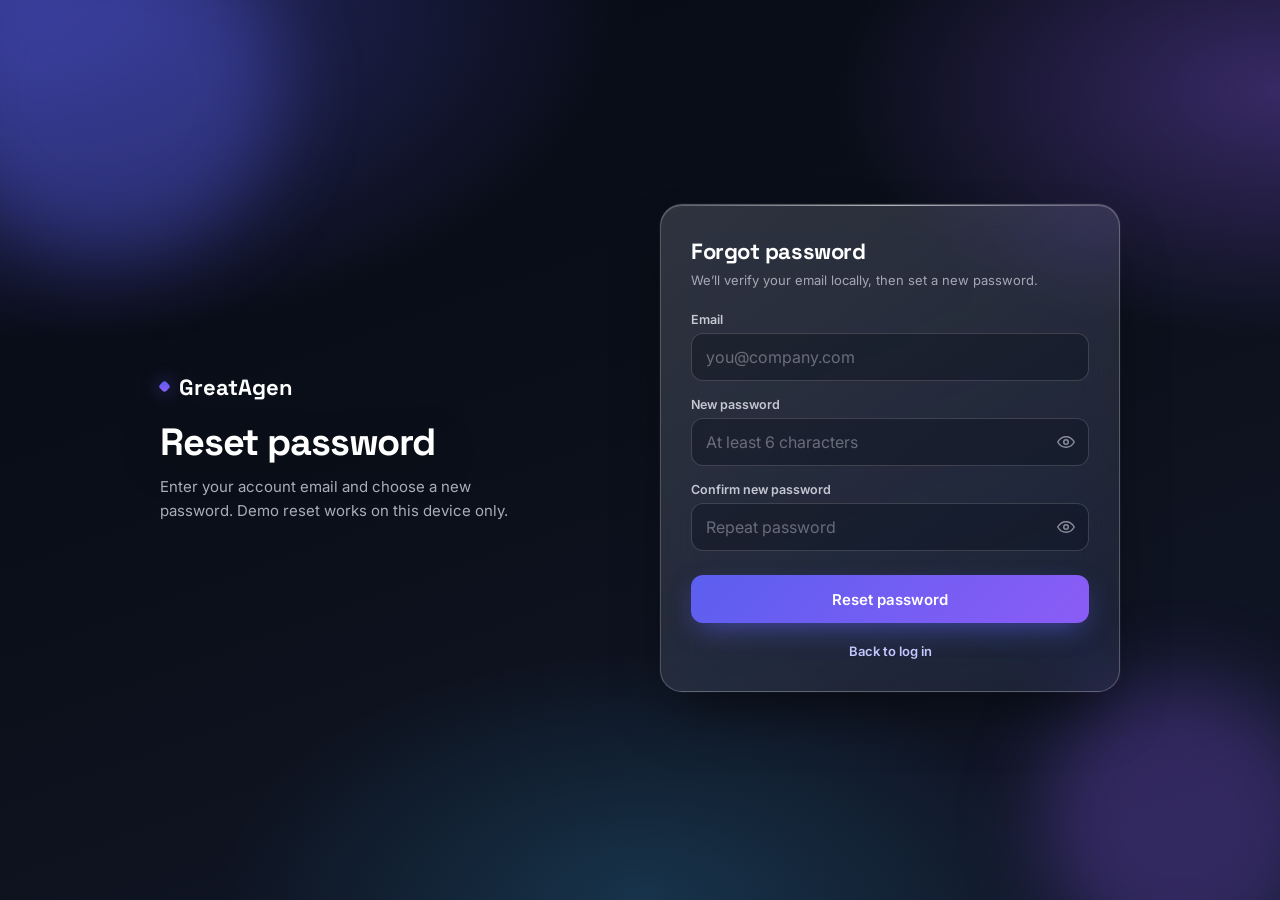
<file: forgot-password.html>
<!DOCTYPE html>
<html lang="en">
<head>
<meta charset="UTF-8">
<meta name="viewport" content="width=device-width, initial-scale=1.0">
<title>GreatAgen — Forgot password</title>
<link rel="preconnect" href="https://fonts.googleapis.com">
<link href="https://fonts.googleapis.com/css2?family=Space+Grotesk:wght@500;600;700&family=Inter:wght@400;500;600;700&display=swap" rel="stylesheet">
<link rel="stylesheet" href="css/styles.css">
<script src="js/auth.js"></script>
<script>Auth.redirectIfAuthenticated();</script>
</head>
<body class="auth-body">
  <div class="auth-shell">
    <div class="auth-brand">
      <div class="brand"><span class="dot"></span> GreatAgen</div>
      <h1>Reset password</h1>
      <p>Enter your account email and choose a new password. Demo reset works on this device only.</p>
    </div>
    <div class="auth-card card">
      <h2>Forgot password</h2>
      <p class="auth-sub">We’ll verify your email locally, then set a new password.</p>
      <form id="forgot-form" novalidate>
        <div class="field">
          <label for="fp-email">Email</label>
          <input type="email" id="fp-email" name="email" autocomplete="email" placeholder="you@company.com" required>
        </div>
        <div class="field">
          <label for="fp-password">New password</label>
          <div class="password-wrap">
            <input type="password" id="fp-password" name="password" autocomplete="new-password" placeholder="At least 6 characters" required>
            <button type="button" class="password-toggle" onclick="Auth.togglePassword('fp-password', this)" aria-label="Show password" title="Show password"><svg viewBox="0 0 24 24" width="18" height="18" fill="none" stroke="currentColor" stroke-width="2" stroke-linecap="round" stroke-linejoin="round" aria-hidden="true"><path d="M1 12s4-7 11-7 11 7 11 7-4 7-11 7S1 12 1 12z"/><circle cx="12" cy="12" r="3"/></svg></button>
          </div>
        </div>
        <div class="field">
          <label for="fp-confirm">Confirm new password</label>
          <div class="password-wrap">
            <input type="password" id="fp-confirm" name="confirmPassword" autocomplete="new-password" placeholder="Repeat password" required>
            <button type="button" class="password-toggle" onclick="Auth.togglePassword('fp-confirm', this)" aria-label="Show password" title="Show password"><svg viewBox="0 0 24 24" width="18" height="18" fill="none" stroke="currentColor" stroke-width="2" stroke-linecap="round" stroke-linejoin="round" aria-hidden="true"><path d="M1 12s4-7 11-7 11 7 11 7-4 7-11 7S1 12 1 12z"/><circle cx="12" cy="12" r="3"/></svg></button>
          </div>
        </div>
        <p class="auth-error hidden" id="forgot-error" role="alert"></p>
        <button type="submit" class="btn btn-primary auth-submit" id="forgot-btn">Reset password</button>
      </form>
      <p class="auth-switch"><a href="login.html">Back to log in</a></p>
    </div>
  </div>
<script>
document.getElementById('forgot-form').addEventListener('submit', function(e){
  e.preventDefault();
  const err = document.getElementById('forgot-error');
  const btn = document.getElementById('forgot-btn');
  err.classList.add('hidden');
  btn.disabled = true;
  const result = Auth.resetPassword({
    email: document.getElementById('fp-email').value,
    newPassword: document.getElementById('fp-password').value,
    confirmPassword: document.getElementById('fp-confirm').value
  });
  if(!result.ok){
    err.textContent = result.error;
    err.classList.remove('hidden');
    btn.disabled = false;
    return;
  }
  location.replace(Auth.PATHS.login);
});
</script>
</body>
</html>
</file>
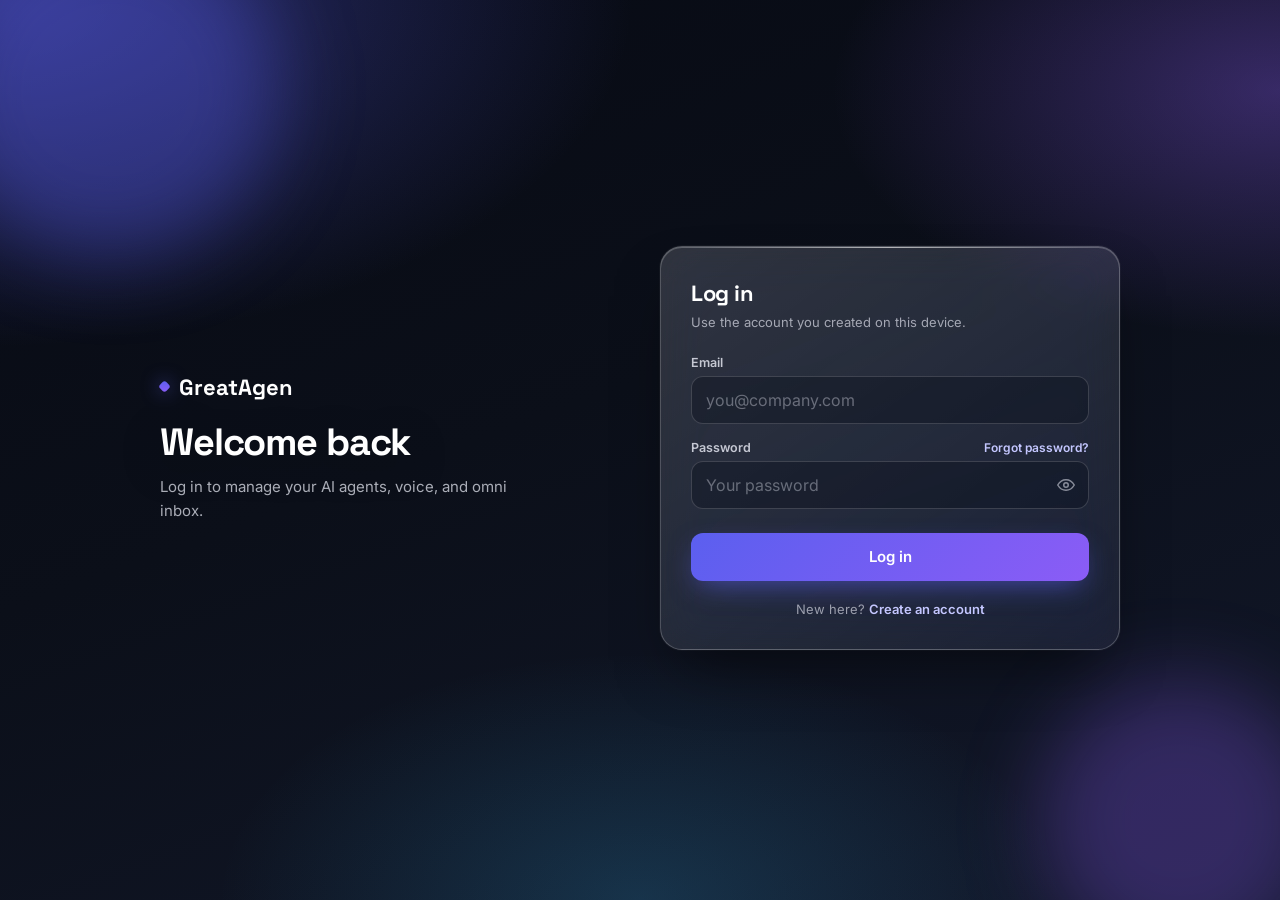
<file: login.html>
<!DOCTYPE html>
<html lang="en">
<head>
<meta charset="UTF-8">
<meta name="viewport" content="width=device-width, initial-scale=1.0">
<title>GreatAgen — Log in</title>
<link rel="preconnect" href="https://fonts.googleapis.com">
<link href="https://fonts.googleapis.com/css2?family=Space+Grotesk:wght@500;600;700&family=Inter:wght@400;500;600;700&display=swap" rel="stylesheet">
<link rel="stylesheet" href="css/styles.css">
<script src="js/auth.js"></script>
<script>Auth.redirectIfAuthenticated();</script>
</head>
<body class="auth-body">
  <div class="auth-shell">
    <div class="auth-brand">
      <div class="brand"><span class="dot"></span> GreatAgen</div>
      <h1>Welcome back</h1>
      <p>Log in to manage your AI agents, voice, and omni inbox.</p>
    </div>
    <div class="auth-card card">
      <h2>Log in</h2>
      <p class="auth-sub" id="login-sub">Use the account you created on this device.</p>
      <form id="login-form" novalidate>
        <div class="field">
          <label for="li-email">Email</label>
          <input type="email" id="li-email" name="email" autocomplete="email" placeholder="you@company.com" required>
        </div>
        <div class="field">
          <div class="field-label-row">
            <label for="li-password">Password</label>
            <a class="forgot-link" href="forgot-password.html">Forgot password?</a>
          </div>
          <div class="password-wrap">
            <input type="password" id="li-password" name="password" autocomplete="current-password" placeholder="Your password" required>
            <button type="button" class="password-toggle" onclick="Auth.togglePassword('li-password', this)" aria-label="Show password" title="Show password"><svg viewBox="0 0 24 24" width="18" height="18" fill="none" stroke="currentColor" stroke-width="2" stroke-linecap="round" stroke-linejoin="round" aria-hidden="true"><path d="M1 12s4-7 11-7 11 7 11 7-4 7-11 7S1 12 1 12z"/><circle cx="12" cy="12" r="3"/></svg></button>
          </div>
        </div>
        <p class="auth-error hidden" id="login-error" role="alert"></p>
        <button type="submit" class="btn btn-primary auth-submit" id="login-btn">Log in</button>
      </form>
      <p class="auth-switch">New here? <a href="signup.html">Create an account</a></p>
    </div>
  </div>
<script>
(function(){
  const prefill = Auth.consumeLoginPrefill();
  if(prefill){
    if(prefill.email) document.getElementById('li-email').value = prefill.email;
    if(prefill.password) document.getElementById('li-password').value = prefill.password;
    const sub = document.getElementById('login-sub');
    if(sub && prefill.name){
      sub.textContent = 'Welcome, ' + prefill.name + ' — your details are filled in. Click Log in to continue.';
    }
  }
})();

document.getElementById('login-form').addEventListener('submit', function(e){
  e.preventDefault();
  const err = document.getElementById('login-error');
  const btn = document.getElementById('login-btn');
  err.classList.add('hidden');
  btn.disabled = true;
  const result = Auth.login({
    email: document.getElementById('li-email').value,
    password: document.getElementById('li-password').value
  });
  if(!result.ok){
    err.textContent = result.error;
    err.classList.remove('hidden');
    btn.disabled = false;
    return;
  }
  location.replace(Auth.PATHS.dashboard);
});
</script>
</body>
</html>
</file>
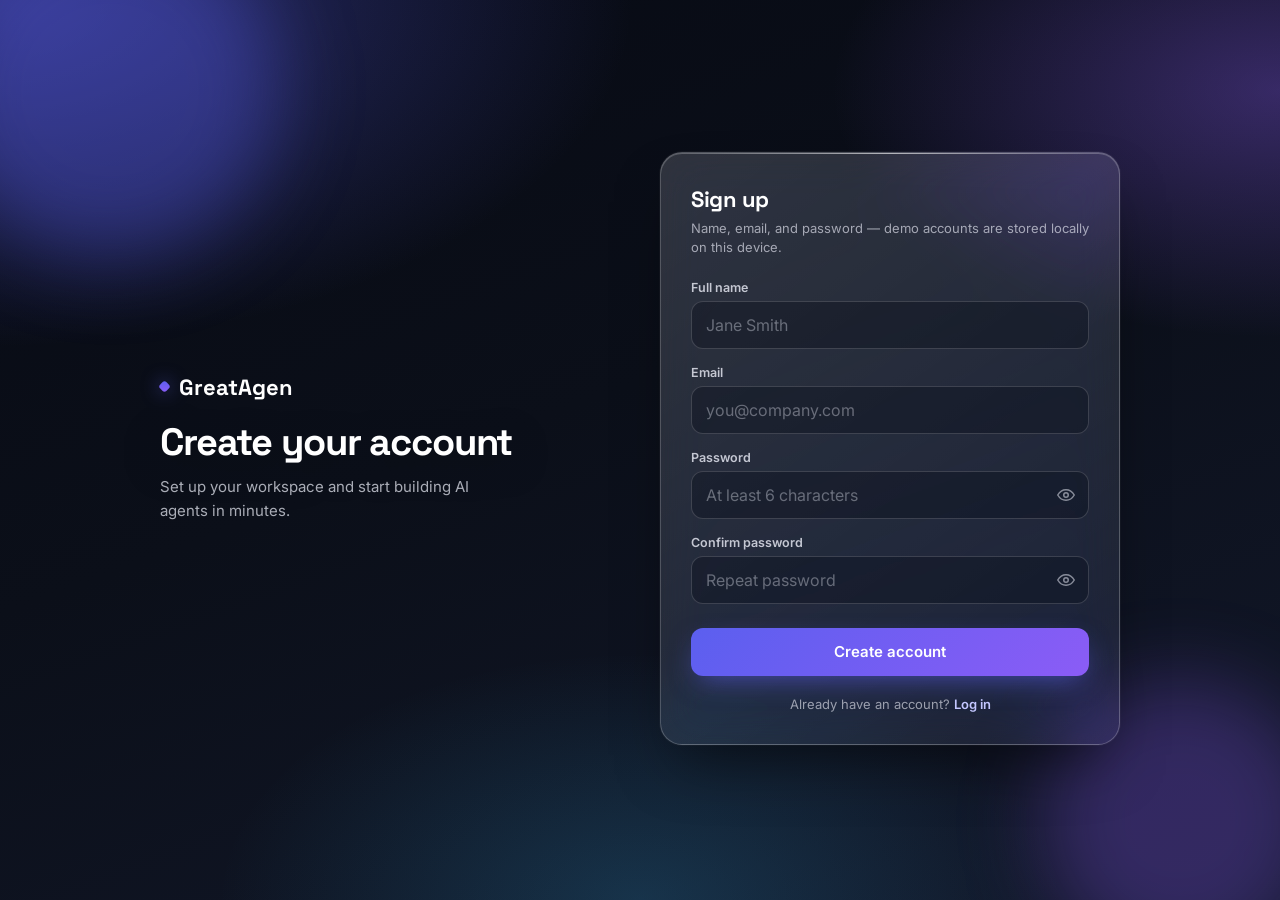
<file: signup.html>
<!DOCTYPE html>
<html lang="en">
<head>
<meta charset="UTF-8">
<meta name="viewport" content="width=device-width, initial-scale=1.0">
<title>GreatAgen — Sign up</title>
<link rel="preconnect" href="https://fonts.googleapis.com">
<link href="https://fonts.googleapis.com/css2?family=Space+Grotesk:wght@500;600;700&family=Inter:wght@400;500;600;700&display=swap" rel="stylesheet">
<link rel="stylesheet" href="css/styles.css">
<script src="js/auth.js"></script>
<script>Auth.redirectIfAuthenticated();</script>
</head>
<body class="auth-body">
  <div class="auth-shell">
    <div class="auth-brand">
      <div class="brand"><span class="dot"></span> GreatAgen</div>
      <h1>Create your account</h1>
      <p>Set up your workspace and start building AI agents in minutes.</p>
    </div>
    <div class="auth-card card">
      <h2>Sign up</h2>
      <p class="auth-sub">Name, email, and password — demo accounts are stored locally on this device.</p>
      <form id="signup-form" novalidate>
        <div class="field">
          <label for="su-name">Full name</label>
          <input type="text" id="su-name" name="name" autocomplete="name" placeholder="Jane Smith" required>
        </div>
        <div class="field">
          <label for="su-email">Email</label>
          <input type="email" id="su-email" name="email" autocomplete="email" placeholder="you@company.com" required>
        </div>
        <div class="field">
          <label for="su-password">Password</label>
          <div class="password-wrap">
            <input type="password" id="su-password" name="password" autocomplete="new-password" placeholder="At least 6 characters" required>
            <button type="button" class="password-toggle" onclick="Auth.togglePassword('su-password', this)" aria-label="Show password" title="Show password"><svg viewBox="0 0 24 24" width="18" height="18" fill="none" stroke="currentColor" stroke-width="2" stroke-linecap="round" stroke-linejoin="round" aria-hidden="true"><path d="M1 12s4-7 11-7 11 7 11 7-4 7-11 7S1 12 1 12z"/><circle cx="12" cy="12" r="3"/></svg></button>
          </div>
        </div>
        <div class="field">
          <label for="su-confirm">Confirm password</label>
          <div class="password-wrap">
            <input type="password" id="su-confirm" name="confirmPassword" autocomplete="new-password" placeholder="Repeat password" required>
            <button type="button" class="password-toggle" onclick="Auth.togglePassword('su-confirm', this)" aria-label="Show password" title="Show password"><svg viewBox="0 0 24 24" width="18" height="18" fill="none" stroke="currentColor" stroke-width="2" stroke-linecap="round" stroke-linejoin="round" aria-hidden="true"><path d="M1 12s4-7 11-7 11 7 11 7-4 7-11 7S1 12 1 12z"/><circle cx="12" cy="12" r="3"/></svg></button>
          </div>
        </div>
        <p class="auth-error hidden" id="signup-error" role="alert"></p>
        <button type="submit" class="btn btn-primary auth-submit" id="signup-btn">Create account</button>
      </form>
      <p class="auth-switch">Already have an account? <a href="login.html">Log in</a></p>
    </div>
  </div>
<script>
document.getElementById('signup-form').addEventListener('submit', function(e){
  e.preventDefault();
  const err = document.getElementById('signup-error');
  const btn = document.getElementById('signup-btn');
  err.classList.add('hidden');
  btn.disabled = true;
  const result = Auth.signup({
    name: document.getElementById('su-name').value,
    email: document.getElementById('su-email').value,
    password: document.getElementById('su-password').value,
    confirmPassword: document.getElementById('su-confirm').value
  });
  if(!result.ok){
    err.textContent = result.error;
    err.classList.remove('hidden');
    btn.disabled = false;
    return;
  }
  location.replace(Auth.PATHS.login);
});
</script>
</body>
</html>
</file>
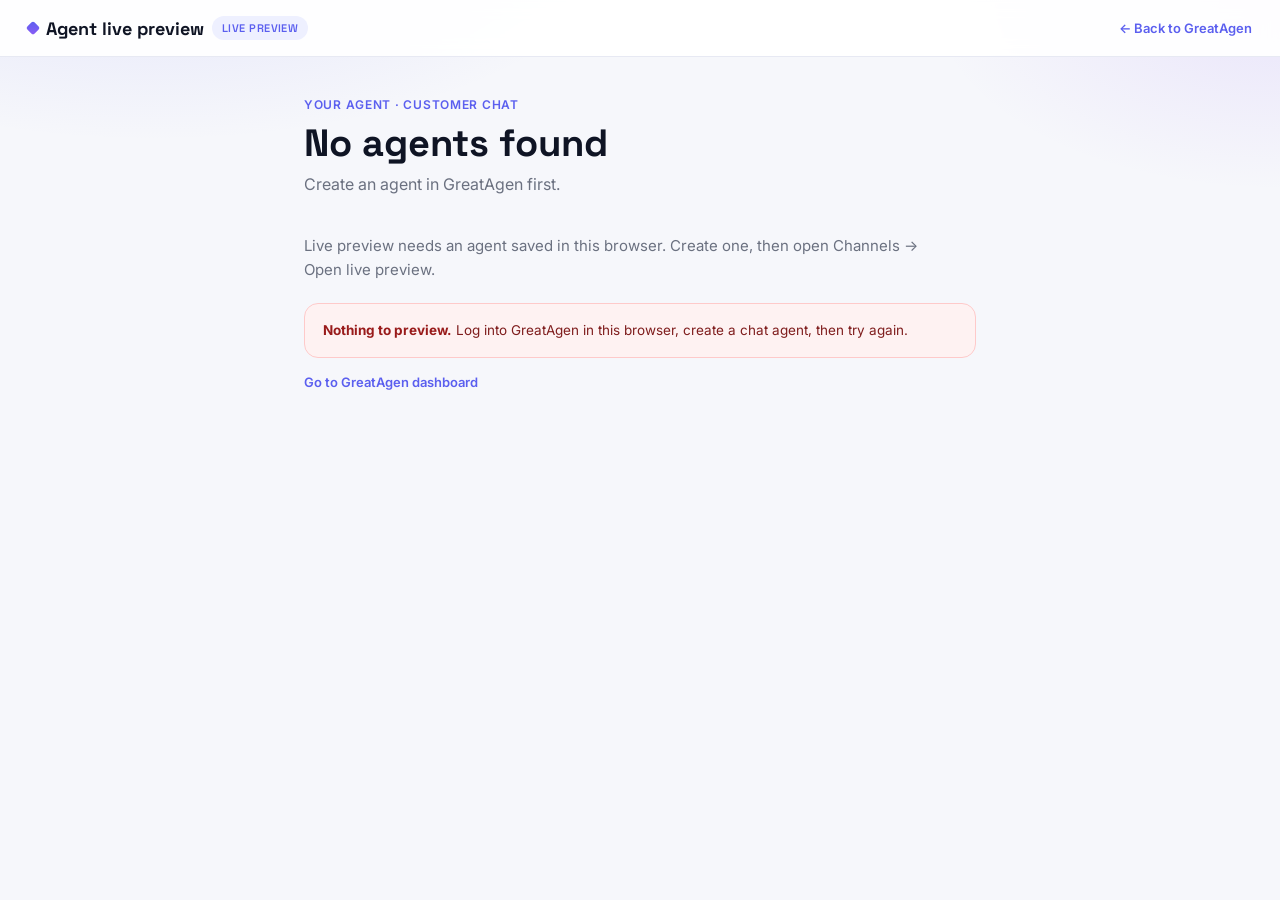
<file: widget-demo.html>
<!DOCTYPE html>
<html lang="en">
<head>
<meta charset="UTF-8">
<meta name="viewport" content="width=device-width, initial-scale=1.0">
<title>Live preview — GreatAgen</title>
<link rel="preconnect" href="https://fonts.googleapis.com">
<link href="https://fonts.googleapis.com/css2?family=Space+Grotesk:wght@600;700&family=Inter:wght@400;500;600&display=swap" rel="stylesheet">
<style>
  :root{
    --ink:#0B0F19;
    --muted:#6B7180;
    --line:#E7E9F3;
    --grad:linear-gradient(135deg,#5B5FEF,#8B5CF6);
    --bg:#F6F7FB;
  }
  *{box-sizing:border-box;}
  body{
    margin:0;
    font-family:Inter,system-ui,sans-serif;
    color:#0F1424;
    background:
      radial-gradient(900px 420px at 12% -10%, rgba(91,95,239,.14), transparent 55%),
      radial-gradient(700px 380px at 100% 0%, rgba(139,92,246,.12), transparent 50%),
      var(--bg);
    min-height:100vh;
  }
  header{
    background:rgba(255,255,255,.92);
    backdrop-filter:blur(8px);
    border-bottom:1px solid var(--line);
    padding:16px 28px;
    display:flex;
    align-items:center;
    justify-content:space-between;
    gap:12px;
  }
  .brand{font-family:'Space Grotesk',sans-serif;font-weight:700;font-size:18px;display:flex;align-items:center;gap:8px;}
  .brand-mark{
    width:10px;height:10px;border-radius:2px;background:var(--grad);
    transform:rotate(45deg);flex-shrink:0;
  }
  .preview-pill{
    font-size:11px;font-weight:600;letter-spacing:.04em;text-transform:uppercase;
    color:#5B5FEF;background:#EEF0FF;border-radius:999px;padding:5px 10px;
  }
  a.back{font-size:13px;font-weight:600;color:#5B5FEF;text-decoration:none;white-space:nowrap;}
  main{max-width:720px;margin:0 auto;padding:40px 24px 120px;}
  .hero-kicker{font-size:12px;font-weight:600;color:#5B5FEF;letter-spacing:.06em;text-transform:uppercase;margin:0 0 10px;}
  h1{font-family:'Space Grotesk',sans-serif;font-size:clamp(28px,5vw,38px);margin:0 0 8px;line-height:1.15;}
  .role-line{font-size:16px;color:var(--muted);margin:0 0 18px;}
  .role-line strong{color:#0F1424;font-weight:600;}
  .meta{
    display:flex;flex-wrap:wrap;gap:8px;margin:0 0 22px;
  }
  .chip{
    font-size:12.5px;font-weight:500;color:#3B4154;
    background:#fff;border:1px solid var(--line);border-radius:999px;padding:6px 12px;
  }
  .lead{color:var(--muted);line-height:1.65;font-size:15px;margin:0 0 20px;max-width:40rem;}
  .status{
    margin-top:8px;padding:16px 18px;border-radius:14px;border:1px solid var(--line);
    background:#fff;font-size:13.5px;color:var(--muted);line-height:1.55;
  }
  .status b{color:#0F1424;}
  .status.warn{border-color:#FECACA;background:#FEF2F2;color:#7F1D1D;}
  .status.warn b{color:#991B1B;}
  .hint{margin-top:16px;font-size:13px;color:var(--muted);}
  code{font-size:12px;background:#EEF0FF;padding:2px 6px;border-radius:4px;}
</style>
</head>
<body>
  <header>
    <div class="brand">
      <span class="brand-mark" aria-hidden="true"></span>
      <span id="header-brand">Agent live preview</span>
      <span class="preview-pill">Live preview</span>
    </div>
    <a class="back" href="index.html">← Back to GreatAgen</a>
  </header>
  <main>
    <p class="hero-kicker">Your agent · customer chat</p>
    <h1 id="agent-name">Loading agent…</h1>
    <p class="role-line" id="agent-role-line"></p>
    <div class="meta" id="agent-meta" hidden></div>
    <p class="lead" id="agent-lead">
      Opening the live chat widget for this agent. Ask questions the way a customer would on your website.
    </p>
    <div class="status" id="agent-status">Looking up this agent in your GreatAgen workspace…</div>
    <p class="hint" id="agent-hint"></p>
  </main>

  <script>
    (function(){
      const PREVIEW_KEY = 'greatagen_preview_agent';
      const params = new URLSearchParams(location.search);
      let requestedId = (params.get('agent') || '').trim();
      let usedFallback = false;

      function allAgents(){
        const out = [];
        const seen = {};
        try{
          for(let i = 0; i < localStorage.length; i++){
            const key = localStorage.key(i);
            if(!key || key.indexOf('greatagen_agents') !== 0) continue;
            const list = JSON.parse(localStorage.getItem(key) || '[]');
            if(!Array.isArray(list)) continue;
            list.forEach(a => {
              if(a && a.id && !seen[a.id]){
                seen[a.id] = true;
                out.push(a);
              }
            });
          }
        }catch(e){}
        return out;
      }

      function loadAgent(id){
        if(!id) return null;
        return allAgents().find(a => a.id === id) || null;
      }

      function isMessagingAgent(a){
        const ch = a.channels || [];
        return ch.includes('Web Chat') || ch.includes('WhatsApp');
      }

      function pickFallbackAgent(){
        const list = allAgents();
        if(!list.length) return null;
        try{
          const lastId = localStorage.getItem(PREVIEW_KEY) || '';
          const last = list.find(a => a.id === lastId);
          if(last) return last;
        }catch(e){}
        return list.find(isMessagingAgent) || list[0];
      }

      function esc(s){
        return String(s == null ? '' : s)
          .replace(/&/g,'&amp;')
          .replace(/</g,'&lt;')
          .replace(/>/g,'&gt;')
          .replace(/"/g,'&quot;');
      }

      let agent = loadAgent(requestedId);
      if(!agent){
        agent = pickFallbackAgent();
        if(agent){
          usedFallback = true;
          requestedId = agent.id;
          try{
            const url = new URL(location.href);
            url.searchParams.set('agent', agent.id);
            history.replaceState(null, '', url.toString());
          }catch(e){}
        }
      }

      if(agent){
        try{ localStorage.setItem(PREVIEW_KEY, agent.id); }catch(e){}
      }

      const nameEl = document.getElementById('agent-name');
      const roleEl = document.getElementById('agent-role-line');
      const metaEl = document.getElementById('agent-meta');
      const statusEl = document.getElementById('agent-status');
      const hintEl = document.getElementById('agent-hint');
      const brandEl = document.getElementById('header-brand');
      const leadEl = document.getElementById('agent-lead');

      if(agent){
        const name = agent.name || 'Untitled agent';
        const role = agent.role || 'Assistant';
        const industry = agent.industry || '';
        const lang = agent.language || '';
        const sources = Array.isArray(agent.sources) ? agent.sources.length : 0;
        const chunks = Array.isArray(agent.knowledgeChunks) ? agent.knowledgeChunks.length : 0;
        const voiceOn = !!(agent.voiceNotes && agent.voiceNotes.enabled);

        document.title = name + ' — Live preview';
        brandEl.textContent = name;
        nameEl.textContent = name;
        roleEl.innerHTML = '<strong>' + esc(role) + '</strong> agent · ready to chat';
        leadEl.textContent = 'This is a live preview of ' + name + '. The chat is open in the corner — type or use the mic like a customer on your site.';

        const chips = [];
        if(industry) chips.push(industry);
        if(lang) chips.push(lang);
        chips.push(sources ? sources + ' knowledge source' + (sources === 1 ? '' : 's') : 'No knowledge yet');
        if(chunks) chips.push(chunks + ' chunks indexed');
        if(voiceOn) chips.push('Voice notes on');
        metaEl.hidden = false;
        metaEl.innerHTML = chips.map(c => '<span class="chip">' + esc(c) + '</span>').join('');

        if(sources || chunks){
          statusEl.innerHTML = '<b>Live:</b> Answers come from this agent’s knowledge. Chat is open automatically.';
        }else{
          statusEl.classList.add('warn');
          statusEl.innerHTML = '<b>No knowledge yet.</b> The agent can greet you, but will refuse questions until you add a website URL or upload files in GreatAgen.';
        }
        if(usedFallback){
          statusEl.innerHTML =
            '<b>Auto-selected:</b> No agent ID in the link, so we opened <b>' + esc(name) + '</b>. ' +
            (sources || chunks
              ? 'Chat is open automatically.'
              : 'Add knowledge in GreatAgen for grounded answers.');
          if(!(sources || chunks)) statusEl.classList.add('warn');
          else statusEl.classList.remove('warn');
        }
        hintEl.innerHTML = 'Agent ID: <code>' + esc(agent.id) + '</code>';
      }else{
        nameEl.textContent = 'No agents found';
        roleEl.textContent = 'Create an agent in GreatAgen first.';
        leadEl.textContent = 'Live preview needs an agent saved in this browser. Create one, then open Channels → Open live preview.';
        statusEl.classList.add('warn');
        statusEl.innerHTML = '<b>Nothing to preview.</b> Log into GreatAgen in this browser, create a chat agent, then try again.';
        hintEl.innerHTML = '<a class="back" href="index.html">Go to GreatAgen dashboard</a>';
      }

      const agentId = agent ? agent.id : '';
      const kb = document.createElement('script');
      kb.src = 'js/knowledge.js';
      kb.onload = function(){
        if(!agentId) return;
        const s = document.createElement('script');
        s.src = 'js/widget.js';
        s.defer = true;
        s.setAttribute('data-agent-id', agentId);
        s.setAttribute('data-open', '1');
        document.body.appendChild(s);
      };
      document.body.appendChild(kb);
    })();
  </script>
</body>
</html>
</file>
<file: css/styles.css>
:root{
    --ink:#0B0F19; --indigo:#5B5FEF; --violet:#8B5CF6;
    --grad: linear-gradient(135deg,#5B5FEF 0%,#8B5CF6 100%);
    --bg:#F6F7FB; --card:#FFFFFF; --line:#E7E9F3; --text:#0F1424;
    --muted:#6B7180; --muted-2:#9498A6; --green:#16A34A; --green-bg:#EAF7EE;
    --amber:#D97706; --amber-bg:#FFF3E0; --red:#DC2626;
    --radius:14px; --shadow: 0 1px 2px rgba(15,20,36,0.04), 0 8px 24px -12px rgba(15,20,36,0.10);
  }
  *{box-sizing:border-box;}
  html,body{margin:0;padding:0;}
  body{font-family:'Inter',system-ui,sans-serif;background:var(--bg);color:var(--text);-webkit-font-smoothing:antialiased;}
  h1,h2,h3,h4,.brand{font-family:'Space Grotesk',system-ui,sans-serif;}
  button{font-family:inherit;cursor:pointer;}
  input,select{font-family:inherit;}
  a{text-decoration:none;color:inherit;cursor:pointer;}
  .hidden{display:none !important;}

  /* ---------- APP SHELL ---------- */
  #screen-app{display:flex; min-height:100vh;}
  .sidebar{width:236px; background:var(--ink); color:#fff; flex-shrink:0; display:flex; flex-direction:column; padding:20px 14px; position:sticky; top:0; height:100vh;}
  .brand{display:flex;align-items:center;gap:10px;font-weight:700;font-size:19px;}
  .brand .dot{width:9px;height:9px;border-radius:3px;background:var(--grad);transform:rotate(45deg);}
  .sidebar .brand{margin:6px 8px 26px;}
  .nav-group-label{font-size:10.5px; text-transform:uppercase; letter-spacing:.1em; color:#7C81A0; font-weight:700; margin:16px 12px 8px;}
  .nav-item{display:flex; align-items:center; gap:11px; padding:9px 12px; border-radius:9px; color:#C3C6DE; font-size:13.5px; font-weight:500; margin-bottom:2px; cursor:pointer; transition:background .12s ease, color .12s ease;}
  .nav-item svg{width:17px;height:17px;flex-shrink:0;opacity:0.85;}
  .nav-item:hover{background:rgba(255,255,255,0.06); color:#fff;}
  .nav-item.active{background:rgba(91,95,239,0.22); color:#fff;}
  .nav-item.active svg{opacity:1;}
  .sidebar-foot{margin-top:0; padding:12px; border:none; background:transparent; width:100%; display:flex; align-items:center; gap:10px; text-align:left; color:inherit; border-radius:10px; cursor:pointer;}
  .sidebar-foot:hover{background:rgba(255,255,255,0.06);}
  .sidebar-foot-wrap{margin-top:auto; position:relative; border-top:1px solid rgba(255,255,255,0.08); padding-top:8px;}
  .avatar{width:32px;height:32px;border-radius:50%; background:var(--grad); color:#fff; display:flex;align-items:center;justify-content:center; font-weight:700; font-size:13px; flex-shrink:0; background-size:cover; background-position:center;}
  .avatar.has-photo{background-color:transparent;}
  .sidebar-foot .who{font-size:12.5px; font-weight:600; color:#fff; line-height:1.3; min-width:0;}
  .sidebar-foot .who strong{display:block; font-weight:600; color:#fff; white-space:nowrap; overflow:hidden; text-overflow:ellipsis; max-width:150px;}
  .sidebar-foot .who span{display:block; font-weight:400; color:#9498B6; font-size:11px; white-space:nowrap; overflow:hidden; text-overflow:ellipsis; max-width:150px;}
  .user-menu{position:absolute; left:8px; right:8px; bottom:calc(100% + 6px); background:#151A2A; border:1px solid rgba(255,255,255,0.1); border-radius:10px; padding:6px; box-shadow:0 12px 28px rgba(0,0,0,0.35); z-index:6;}
  .user-menu-item{width:100%; border:none; background:transparent; color:#E8EAF4; text-align:left; padding:10px 12px; border-radius:8px; font-size:13px; font-weight:600; cursor:pointer;}
  .user-menu-item:hover{background:rgba(255,255,255,0.08);}

  .profile-layout{display:grid; grid-template-columns:1fr 1fr; gap:16px; align-items:start; max-width:960px;}
  .profile-photo-card{grid-column:1 / -1;}
  .profile-photo-row{display:flex; gap:20px; align-items:center; flex-wrap:wrap;}
  .profile-photo-preview{
    width:88px; height:88px; border-radius:50%;
    background:var(--grad); color:#fff;
    display:flex; align-items:center; justify-content:center;
    font-size:28px; font-weight:700; flex-shrink:0;
    background-size:cover; background-position:center;
    border:3px solid #EEF0FF;
  }
  .profile-photo-preview.has-photo{background-color:#EEF0FF; color:transparent;}
  @media (max-width:760px){
    .profile-layout{grid-template-columns:1fr;}
    .profile-photo-card{grid-column:auto;}
  }

  .main{flex:1; min-width:0;}
  .topbar{height:64px; border-bottom:1px solid var(--line); background:#fff; display:flex; align-items:center; justify-content:space-between; padding:0 28px; position:sticky; top:0; z-index:5; gap:12px;}
  .topbar-left{display:flex; align-items:center; gap:12px; min-width:0;}
  .topbar h1{font-size:17px; font-weight:600; margin:0; white-space:nowrap; overflow:hidden; text-overflow:ellipsis;}
  .topbar-create{width:auto; padding:9px 16px; flex-shrink:0;}
  .nav-toggle{display:none; width:40px; height:40px; border:1px solid var(--line); border-radius:10px; background:#fff; padding:10px 9px; flex-direction:column; justify-content:center; gap:5px; flex-shrink:0;}
  .nav-toggle span{display:block; height:2px; border-radius:2px; background:var(--ink); width:100%;}
  .nav-backdrop{display:none;}
  .page-content{padding:28px;}
  .page-header{display:flex; align-items:flex-start; justify-content:space-between; margin-bottom:22px; flex-wrap:wrap; gap:12px;}
  .page-header h2{font-size:22px; margin:0 0 4px; font-weight:600;}
  .page-header p{margin:0; color:var(--muted); font-size:13.5px;}
  .btn{display:inline-flex; align-items:center; justify-content:center; gap:8px; border:none; border-radius:9px; font-weight:600; font-size:14px; padding:11px 18px; transition:transform .1s ease, opacity .15s ease, background .15s ease;}
  .btn:active{transform:scale(0.98);}
  .btn:disabled{opacity:.45; cursor:not-allowed;}
  .btn-primary{background:var(--grad); color:#fff; box-shadow:0 6px 16px -4px rgba(91,95,239,0.45);}
  .btn-primary:hover:not(:disabled){opacity:0.92;}
  .btn-ghost{background:#F1F2F8; color:var(--text);}
  .btn-ghost:hover{background:#E7E9F3;}
  .btn-outline{background:#fff;border:1px solid var(--line); color:var(--text);}
  .btn-outline:hover{border-color:#C9CBE0;}
  .btn-danger{background:#FEF2F2; color:var(--red); border:1px solid #FECACA;}
  .btn-danger:hover{background:#FEE2E2;}
  .btn-sm{padding:7px 12px; font-size:12.5px; border-radius:7px;}
  .card{background:var(--card); border:1px solid var(--line); border-radius:var(--radius); box-shadow:var(--shadow); padding:20px;}

  /* Overview */
  .stat-grid{display:grid; grid-template-columns:repeat(4,1fr); gap:16px; margin-bottom:24px;}
  @media (max-width:1000px){.stat-grid{grid-template-columns:repeat(2,1fr);}}
  .stat-card{background:var(--card); border:1px solid var(--line); border-radius:var(--radius); padding:18px 20px; box-shadow:var(--shadow);}
  .stat-card .label{font-size:12px; color:var(--muted); font-weight:600; margin-bottom:10px;}
  .stat-card .value{font-size:26px; font-weight:700; font-family:'Space Grotesk';}
  .stat-card .delta{font-size:12px; font-weight:600; margin-top:6px;}
  .delta.up{color:var(--green);}
  .grid-2{display:grid; grid-template-columns:1.4fr 1fr; gap:16px;}
  @media (max-width:1000px){.grid-2{grid-template-columns:1fr;}}
  .card-head{display:flex; align-items:center; justify-content:space-between; margin-bottom:16px;}
  .card-head h3{font-size:14.5px; margin:0; font-weight:600;}
  .card-head a{font-size:12.5px; color:var(--indigo); font-weight:600;}
  .agent-row{display:flex; align-items:center; gap:12px; padding:10px 0; border-bottom:1px solid #F1F2F7; cursor:pointer;}
  .agent-row:last-child{border-bottom:none;}
  .agent-icon{width:34px;height:34px;border-radius:9px; background:var(--grad); display:flex;align-items:center;justify-content:center;color:#fff;font-size:14px;font-weight:700; flex-shrink:0;}
  .agent-row .name{font-size:13.5px; font-weight:600;}
  .agent-row .meta{font-size:11.5px; color:var(--muted);}
  .agent-row .stat{margin-left:auto; text-align:right;}
  .agent-row .stat b{font-size:13px; display:block;}
  .agent-row .stat span{font-size:11px; color:var(--green); font-weight:600;}
  .bar-row{display:flex; align-items:center; gap:10px; margin-bottom:12px; font-size:12.5px;}
  .bar-row .bar-label{width:82px; color:var(--muted); font-weight:500;}
  .bar-track{flex:1; height:8px; border-radius:6px; background:#EEEFF6; overflow:hidden;}
  .bar-fill{height:100%; border-radius:6px; background:var(--grad);}
  .bar-row .bar-pct{width:34px; text-align:right; font-weight:600;}
  .conv-row{display:flex; align-items:center; gap:12px; padding:11px 0; border-bottom:1px solid #F1F2F7;}
  .conv-row:last-child{border-bottom:none;}
  .ch-badge{width:30px;height:30px;border-radius:8px; display:flex;align-items:center;justify-content:center; font-size:14px; flex-shrink:0; background:#F1F2F8;}
  .conv-row .name{font-size:13px; font-weight:600;}
  .conv-row .msg{font-size:11.5px; color:var(--muted);}
  .conv-row .time{margin-left:auto; font-size:11px; color:var(--muted-2); text-align:right;}
  .tag{display:inline-block; margin-top:2px; font-size:10px; font-weight:700; padding:2px 7px; border-radius:5px; background:var(--green-bg); color:var(--green);}

  /* Agents grid */
  .agents-grid{display:grid; grid-template-columns:repeat(auto-fill,minmax(260px,1fr)); gap:16px;}
  .agent-card{background:var(--card); border:1px solid var(--line); border-radius:var(--radius); padding:18px; box-shadow:var(--shadow); cursor:pointer; transition:border-color .15s ease, transform .1s ease;}
  .agent-card:hover{border-color:#C9CBE0; transform:translateY(-2px);}
  .agent-card .top{display:flex; align-items:center; gap:12px; margin-bottom:14px;}
  .agent-card h4{margin:0; font-size:14.5px; font-weight:600;}
  .agent-card .role{font-size:11.5px; color:var(--muted);}
  .agent-card .status{margin-left:auto; font-size:10.5px; font-weight:700; padding:3px 8px; border-radius:6px; background:var(--green-bg); color:var(--green);}
  .agent-card .chips{display:flex; flex-wrap:wrap; gap:6px; margin:12px 0;}
  .chip{font-size:10.5px; font-weight:600; padding:3px 8px; border-radius:6px; background:#F1F2F8; color:var(--muted);}
  .agent-card .foot{display:flex; gap:8px; margin-top:14px;}
  .agent-card .foot .btn{flex:1;}
  .create-card{border:1.5px dashed #C9CBE0; border-radius:var(--radius); background:#FBFBFE; display:flex; flex-direction:column; align-items:center; justify-content:center; text-align:center; padding:30px; cursor:pointer; color:var(--muted); transition:border-color .15s ease, background .15s ease; min-height:180px;}
  .create-card:hover{border-color:var(--indigo); background:#F7F7FF;}
  .create-card .plus{width:40px;height:40px;border-radius:50%;background:var(--grad); color:#fff; display:flex;align-items:center;justify-content:center; font-size:20px; margin-bottom:12px;}
  .create-card b{color:var(--text); font-size:13.5px;}

  .placeholder-card{border:1px dashed var(--line); border-radius:var(--radius); padding:50px 20px; text-align:center; color:var(--muted); background:#fff;}
  .placeholder-card b{display:block; color:var(--text); font-size:14px; margin-bottom:6px;}
  .soon-pill{display:inline-block; font-size:10px; font-weight:700; padding:2px 8px; border-radius:99px; background:var(--amber-bg); color:var(--amber); margin-left:8px; vertical-align:middle;}

  /* ---------- CREATE AGENT WIZARD ---------- */
  #wizard-overlay{position:fixed; inset:0; background:rgba(11,15,25,0.55); z-index:50; display:flex; align-items:center; justify-content:center; padding:20px;}
  #wizard-overlay.hidden{display:none;}
  .wizard{width:100%; max-width:980px; max-height:92vh; overflow:auto; background:#fff; border-radius:18px; box-shadow:0 30px 60px -20px rgba(0,0,0,0.35);}
  .wizard-head{display:flex; align-items:center; justify-content:space-between; padding:20px 26px; border-bottom:1px solid var(--line);}
  .wizard-head h3{margin:0; font-size:16px; font-weight:600;}
  .wizard-close{border:none;background:#F1F2F8; width:30px;height:30px;border-radius:8px; color:var(--muted); font-size:16px; display:flex;align-items:center;justify-content:center;}
  .steps{display:flex; gap:0; padding:18px 26px 0;}
  .step{flex:1; display:flex; align-items:center; gap:8px; font-size:12px; font-weight:600; color:var(--muted-2); position:relative;}
  .step .num{width:22px;height:22px;border-radius:50%; background:#EEEFF6; color:var(--muted-2); display:flex;align-items:center;justify-content:center; font-size:11px; flex-shrink:0;}
  .step.active .num, .step.done .num{background:var(--grad); color:#fff;}
  .step.active, .step.done{color:var(--text);}
  .step:not(:last-child)::after{content:""; flex:1; height:1px; background:var(--line); margin:0 6px;}
  .wizard-body{padding:26px; display:grid; grid-template-columns:1.35fr 1fr; gap:26px;}
  @media (max-width:760px){.wizard-body{grid-template-columns:1fr;}}
  .wiz-panel{display:none;}
  .wiz-panel.active{display:block;}
  .field{margin-bottom:16px;}
  .field label{display:block;font-size:12.5px;font-weight:600;color:var(--text);margin-bottom:6px;}
  .field input, .field select{width:100%; padding:11px 13px; border:1px solid var(--line); border-radius:9px; font-size:14px; background:#fff; color:var(--text); outline:none; transition:border-color .15s ease, box-shadow .15s ease;}
  .field input:focus, .field select:focus{border-color:var(--indigo); box-shadow:0 0 0 3px rgba(91,95,239,0.12);}
  .row-2{display:grid;grid-template-columns:1fr 1fr;gap:12px;}

  .role-grid{display:grid; grid-template-columns:repeat(2,1fr); gap:12px;}
  .role-opt{border:1.5px solid var(--line); border-radius:11px; padding:16px 12px; text-align:center; cursor:pointer; transition:all .12s ease;}
  .role-opt:hover{border-color:#C9CBE0;}
  .role-opt.selected{border-color:var(--indigo); background:#F7F7FF; box-shadow:0 0 0 3px rgba(91,95,239,0.10);}
  .role-opt .ic{font-size:22px; margin-bottom:8px;}
  .role-opt .t{font-size:12.5px; font-weight:600;}

  .dropzone{border:1.5px dashed #C9CBE0; border-radius:11px; padding:26px; text-align:center; color:var(--muted); cursor:pointer; background:#FBFBFE; font-size:12.5px;}
  .dropzone:hover{border-color:var(--indigo);}
  .dropzone b{display:block; color:var(--text); font-size:13px; margin-bottom:4px;}
  .source-list{margin-top:14px; display:flex; flex-direction:column; gap:8px;}
  .source-item{display:flex; align-items:center; gap:10px; border:1px solid var(--line); border-radius:9px; padding:10px 12px; font-size:12.5px;}
  .source-item.uploaded{border-color:var(--green); background:var(--green-bg);}
  .source-item .ic{width:28px;height:28px;border-radius:7px;background:#fff; display:flex;align-items:center;justify-content:center; font-size:13px; flex-shrink:0;}
  .source-item .name{font-weight:600;}
  .source-item .sub{color:var(--green); font-size:11px; font-weight:600;}
  .source-item .rm{margin-left:auto; border:none; background:transparent; color:var(--muted-2); font-size:15px;}
  .source-item.extracting{border-color:var(--amber); background:var(--amber-bg);}
  .source-item.extracting .sub{color:var(--amber);}
  .source-item.error{border-color:#FECACA; background:#FEF2F2;}
  .source-item.error .sub{color:var(--red);}
  .url-row{display:flex; gap:8px; align-items:stretch;}
  .url-row input{flex:1; padding:11px 13px; border:1px solid var(--line); border-radius:9px; font-size:14px; outline:none; min-width:0;}
  .url-row input:focus{border-color:var(--indigo); box-shadow:0 0 0 3px rgba(91,95,239,0.12);}
  .url-row .btn{flex-shrink:0; white-space:nowrap; padding:0 16px;}
  .hint-text{font-size:12px; color:var(--muted); margin:8px 0 0; line-height:1.45;}
  .kb-answer{margin-top:14px; border:1px solid var(--line); border-radius:11px; padding:14px; background:#F8F8FC; min-height:90px; font-size:13px; line-height:1.55;}
  .kb-answer-empty{color:var(--muted-2);}
  .kb-answer .cite{margin-top:10px; font-size:11.5px; color:var(--indigo); font-weight:600;}
  .kb-answer .title{font-weight:700; margin-bottom:6px; font-size:13.5px;}
  .source-item .preview-snip{display:block; margin-top:4px; font-size:11px; color:var(--muted); font-weight:400; line-height:1.4; max-height:2.8em; overflow:hidden;}

  /* Embed / Channels */
  .embed-code{width:100%; padding:12px 14px; border:1px solid var(--line); border-radius:9px; font-size:12.5px; font-family:ui-monospace,SFMono-Regular,Menlo,Consolas,monospace; line-height:1.5; background:#F8F8FC; color:var(--text); resize:vertical; outline:none;}
  .embed-code:focus{border-color:var(--indigo); box-shadow:0 0 0 3px rgba(91,95,239,0.12);}
  .embed-actions{display:flex; flex-wrap:wrap; gap:8px; margin-top:12px;}
  .embed-meta{margin-top:14px; font-size:12.5px; color:var(--muted); line-height:1.5;}
  .embed-meta code{font-size:11.5px; background:#F1F2F8; padding:2px 6px; border-radius:5px;}
  .widget-preview-frame{position:relative; height:340px; border:1px solid var(--line); border-radius:13px; background:linear-gradient(180deg,#EEF0F8 0%,#F7F8FC 100%); overflow:hidden;}
  .wp-site{padding:22px 20px;}
  .wp-bar{height:12px; width:38%; border-radius:6px; background:#D8DBE8; margin-bottom:16px;}
  .wp-lines span{display:block; height:8px; border-radius:4px; background:#E4E6F0; margin-bottom:10px;}
  .wp-lines span:nth-child(1){width:92%;} .wp-lines span:nth-child(2){width:78%;} .wp-lines span:nth-child(3){width:64%;}
  .wp-bubble{position:absolute; right:18px; bottom:18px; width:56px; height:56px; border-radius:50%; border:none; background:var(--grad); color:#fff; font-size:22px; box-shadow:0 10px 24px -6px rgba(91,95,239,0.55); cursor:pointer; z-index:2;}
  .wp-chat{position:absolute; right:18px; bottom:86px; width:min(300px,calc(100% - 36px)); height:260px; background:#fff; border-radius:14px; border:1px solid var(--line); box-shadow:0 18px 40px -16px rgba(15,20,36,0.35); display:flex; flex-direction:column; overflow:hidden; z-index:3;}
  .wp-chat.hidden{display:none;}
  .wp-chat-head{background:var(--ink); color:#fff; padding:12px 14px; display:flex; align-items:center; justify-content:space-between;}
  .wp-chat-title{font-size:13px; font-weight:700;}
  .wp-chat-sub{font-size:11px; color:#AEB1C6;}
  .wp-chat-close{border:none; background:rgba(255,255,255,0.12); color:#fff; width:24px; height:24px; border-radius:6px; cursor:pointer;}
  .wp-chat-body{flex:1; padding:12px; background:#F8F8FC; overflow:auto; display:flex; flex-direction:column; gap:8px;}
  .wp-chat-foot{display:flex; gap:6px; padding:10px; border-top:1px solid var(--line); background:#fff; align-items:center;}
  .wp-chat-foot input{flex:1; border:1px solid var(--line); border-radius:8px; padding:8px 10px; font-size:12.5px; outline:none; min-width:0;}
  .wp-mic-btn{
    width:34px; height:34px; flex-shrink:0; border:1px solid var(--line); border-radius:8px;
    background:#F6F7FB; cursor:pointer; font-size:15px; line-height:1;
  }
  .wp-mic-btn:hover{background:#EEF0FF; border-color:#C9CBE0;}
  .wp-mic-btn.recording{background:#FEE2E2; border-color:#FECACA; animation:vnPulse 1s ease infinite;}
  .wp-voice-bubble{
    display:flex; align-items:center; gap:8px; font-size:12.5px;
  }
  .wp-voice-bubble audio{max-width:140px; height:28px;}
  .omni-voice-msg{display:flex; flex-direction:column; gap:8px; font-size:13px; line-height:1.4;}
  .omni-voice-audio{width:min(220px,100%); height:32px;}
  .omni-bubble.customer .omni-voice-audio{filter:none;}
  .omni-voice-title{font-weight:600; font-size:12.5px;}
  .omni-voice-tx{font-size:12.5px; opacity:.95;}
  .omni-voice-missing{font-size:11.5px; color:var(--muted);}
  .omni-bubble.agent .omni-voice-missing{color:rgba(255,255,255,.85);}
  .vn-thread-pill{
    display:inline-block; margin-left:6px; padding:1px 6px; border-radius:999px;
    font-size:10px; font-weight:700; vertical-align:middle;
    background:#EEF0FF; color:var(--indigo);
  }
  .omni-thread.voice-note .ch-badge{background:#EEF0FF;}
  .omni-chat-head .vn-thread-pill{font-size:10px;}

  .vn-settings{display:flex; flex-direction:column; gap:12px; margin-top:4px;}
  .vn-row{gap:10px;}
  .vn-row span{font-weight:500; color:var(--text);}
  .vn-max-field{margin:0; max-width:220px;}
  .vn-demo{
    margin-top:16px; padding-top:14px; border-top:1px solid var(--line);
  }
  .vn-demo.disabled{opacity:.55;}
  .vn-demo-head{display:flex; align-items:center; justify-content:space-between; margin-bottom:10px; font-size:12.5px; color:var(--muted);}
  .vn-timer{font-variant-numeric:tabular-nums; font-weight:600; color:var(--text);}
  #vn-rec-btn.recording{background:#DC2626; border-color:#DC2626;}
  @keyframes vnPulse{0%,100%{transform:scale(1)}50%{transform:scale(1.06)}}

  /* Live preview panel (persistent, reused) */
  .preview-panel{position:sticky; top:0;}
  .preview-panel-label{font-size:12px; font-weight:700; text-transform:uppercase; letter-spacing:.05em; color:var(--muted); margin-bottom:10px;}
  .preview-chat{border:1px solid var(--line); border-radius:13px; overflow:hidden; background:#fff;}
  .preview-chat .ph{background:var(--ink); color:#fff; padding:11px 14px; font-size:12px; display:flex; align-items:center; gap:8px;}
  .preview-chat .ph .role-name{font-weight:700;}
  .preview-chat .pb{padding:14px; background:#F8F8FC; min-height:180px; display:flex; flex-direction:column; gap:8px;}
  .bubble{max-width:82%; padding:8px 12px; border-radius:10px; font-size:12.5px; line-height:1.45;}
  .bubble.user{align-self:flex-end; background:var(--grad); color:#fff; border-bottom-right-radius:3px;}
  .bubble.bot{align-self:flex-start; background:#fff; border:1px solid var(--line); border-bottom-left-radius:3px;}
  .preview-meta{display:flex; gap:8px; flex-wrap:wrap; margin-top:12px;}

  /* Wizard / edit: call agent live preview */
  .preview-call{border:1px solid #1a1f2e; border-radius:13px; overflow:hidden; background:var(--ink); color:#fff;}
  .preview-call.hidden{display:none !important;}
  .preview-chat.hidden{display:none !important;}
  .pv-call-inner{padding:28px 18px 22px; text-align:center;}
  .pv-call-pulse{width:64px;height:64px;border-radius:50%; background:var(--grad); margin:0 auto 14px; display:flex; align-items:center; justify-content:center; font-size:24px; box-shadow:0 0 0 0 rgba(91,95,239,0.5); animation:callPulse 1.6s infinite;}
  .pv-call-pulse::before{content:"📞";}
  .pv-call-dir{font-size:11px; font-weight:700; letter-spacing:.08em; text-transform:uppercase; color:#AEB1C6; margin-bottom:8px;}
  .pv-call-number{font-size:18px; font-weight:700; font-family:'Space Grotesk',system-ui,sans-serif; margin-bottom:6px;}
  .pv-call-agent{font-size:12px; color:#C3C6DE; margin-bottom:10px;}
  .pv-call-status{font-size:12.5px; font-weight:600; color:#9EA3FF; margin-bottom:14px;}
  .pv-call-transcript{font-size:12.5px; line-height:1.5; color:#C3C6DE; min-height:48px; text-align:left; background:rgba(255,255,255,0.06); border-radius:10px; padding:10px 12px; margin-bottom:14px;}
  .pv-call-actions{display:flex; gap:10px; justify-content:center;}
  .pv-call-pill{border-radius:99px; padding:8px 16px; font-weight:700; font-size:12px;}
  .pv-call-pill.decline{background:#DC2626; color:#fff;}
  .pv-call-pill.accept{background:#16A34A; color:#fff;}
  .pv-call-pill.hangup{background:#374151; color:#fff;}
  .demo-call-preview{background:var(--ink); color:#fff; border-radius:14px; padding:28px 20px 22px; text-align:center;}
  .demo-call-preview .pv-call-transcript{white-space:pre-wrap;}
  .preview-call.outbound .pv-call-actions .decline,
  .preview-call.outbound .pv-call-actions .accept{display:none;}
  .preview-call.inbound .pv-call-pill.hangup{display:none;}

  .wizard-foot{display:flex; align-items:center; justify-content:space-between; padding:18px 26px; border-top:1px solid var(--line);}
  .wizard-foot .right-btns{display:flex; gap:10px;}

  /* Try Demo modal */
  #demo-overlay{position:fixed; inset:0; background:rgba(11,15,25,0.6); z-index:70; display:flex; align-items:center; justify-content:center; padding:20px;}
  #demo-overlay.hidden{display:none;}
  .demo-modal{width:100%; max-width:420px; background:#fff; border-radius:18px; overflow:hidden; box-shadow:0 30px 60px -20px rgba(0,0,0,0.4);}
  .demo-modal .ph{background:var(--ink); color:#fff; padding:16px 20px; display:flex; align-items:center; justify-content:space-between;}
  .demo-modal .ph .t{font-size:13.5px; font-weight:700;}
  .demo-modal .ph .s{font-size:11px; color:#AEB1C6;}
  .demo-modal .close{background:rgba(255,255,255,0.12); border:none; color:#fff; width:26px;height:26px;border-radius:7px;}
  .demo-body{padding:18px 20px; min-height:220px; display:flex; flex-direction:column; gap:10px; background:#F8F8FC;}
  .demo-typing{align-self:flex-start; background:#fff; border:1px solid var(--line); border-radius:10px; padding:9px 13px; display:flex; gap:4px;}
  .demo-typing span{width:6px;height:6px;border-radius:50%; background:var(--muted-2); display:inline-block; animation:blink 1.2s infinite;}
  .demo-typing span:nth-child(2){animation-delay:.2s;} .demo-typing span:nth-child(3){animation-delay:.4s;}
  @keyframes blink{0%,80%,100%{opacity:.25;} 40%{opacity:1;}}
  .demo-foot{padding:14px 20px; border-top:1px solid var(--line); text-align:center;}

  /* ---------- AGENT DETAIL PAGE ---------- */
  .detail-header{display:flex; align-items:center; gap:16px; margin-bottom:22px; flex-wrap:wrap;}
  .back-link{display:flex; align-items:center; gap:6px; font-size:12.5px; font-weight:600; color:var(--muted); margin-bottom:14px;}
  .back-link:hover{color:var(--text);}
  .detail-avatar{width:52px;height:52px;border-radius:14px; background:var(--grad); color:#fff; display:flex;align-items:center;justify-content:center; font-size:20px; font-weight:700;}
  .detail-header h2{margin:0 0 3px; font-size:20px;}
  .detail-header .sub{font-size:12.5px; color:var(--muted);}
  .detail-tabs{display:flex; gap:6px; border-bottom:1px solid var(--line); margin-bottom:22px; flex-wrap:wrap;}
  .detail-tab{padding:10px 16px; font-size:13px; font-weight:600; color:var(--muted); border:none; background:transparent; border-bottom:2px solid transparent; margin-bottom:-1px;}
  .detail-tab.active{color:var(--indigo); border-bottom-color:var(--indigo);}
  .detail-tab-panel{display:none;}
  .detail-tab-panel.active{display:block;}

  .toast{position:fixed; bottom:24px; right:24px; background:var(--ink); color:#fff; padding:14px 18px; border-radius:11px; font-size:13px; font-weight:600; box-shadow:0 10px 30px rgba(0,0,0,0.25); display:flex; align-items:center; gap:10px; z-index:99; transform:translateY(140%); transition:transform .25s ease;}
  .toast.show{transform:translateY(0);}
  .toast .ic{width:20px;height:20px;border-radius:50%; background:var(--green); display:flex;align-items:center;justify-content:center; font-size:11px; flex-shrink:0;}

  /* Demo WhatsApp + Omni inbox */
  .demo-banner{background:#FFF8EB; border:1px solid #F3E0B8; color:#8A5A00; font-size:12.5px; font-weight:600; padding:10px 14px; border-radius:10px; margin-bottom:16px;}
  .wa-connect-card{border-color:#C8EBD8;}
  .wa-connect-top{display:flex; align-items:flex-start; gap:14px;}
  .wa-connect-top h3{margin:0; font-size:15px; font-weight:600;}
  .wa-logo{width:42px;height:42px;border-radius:12px; background:#25D366; color:#fff; display:flex;align-items:center;justify-content:center; font-weight:800; font-size:13px; flex-shrink:0;}
  .wa-status{margin-left:auto; font-size:11px; font-weight:700; padding:4px 10px; border-radius:99px; background:#F1F2F8; color:var(--muted); white-space:nowrap;}
  .wa-status.on{background:#E8F8EF; color:#128C7E;}

  .omni-shell{display:grid; grid-template-columns:320px 1fr; gap:0; border:1px solid var(--line); border-radius:var(--radius); background:#fff; box-shadow:var(--shadow); min-height:520px; overflow:hidden;}
  @media (max-width:900px){.omni-shell{grid-template-columns:1fr; min-height:auto;}}
  .omni-sidebar{border-right:1px solid var(--line); display:flex; flex-direction:column; background:#FAFBFE; min-height:520px;}
  .omni-filters{display:flex; flex-wrap:wrap; gap:6px; padding:12px; border-bottom:1px solid var(--line);}
  .omni-filter{border:1px solid var(--line); background:#fff; border-radius:99px; padding:5px 10px; font-size:11.5px; font-weight:600; color:var(--muted); cursor:pointer;}
  .omni-filter.active{background:#128C7E; border-color:#128C7E; color:#fff;}
  .omni-filter[data-filter="all"].active{background:var(--ink); border-color:var(--ink);}
  .omni-filter[data-filter="Web Chat"].active{background:var(--indigo); border-color:var(--indigo);}
  .omni-thread-list{flex:1; overflow:auto;}
  .omni-thread{display:flex; gap:10px; padding:12px 14px; border-bottom:1px solid #F1F2F7; cursor:pointer; transition:background .12s ease;}
  .omni-thread:hover,.omni-thread.active{background:#fff;}
  .omni-thread.active{box-shadow:inset 3px 0 0 var(--indigo);}
  .omni-thread.wa.active{box-shadow:inset 3px 0 0 #25D366;}
  .omni-thread .ch-badge{width:34px;height:34px;border-radius:10px;}
  .omni-thread .name{font-size:13px; font-weight:600;}
  .omni-thread .msg{font-size:11.5px; color:var(--muted); white-space:nowrap; overflow:hidden; text-overflow:ellipsis; max-width:180px;}
  .omni-thread .meta-right{margin-left:auto; text-align:right; flex-shrink:0;}
  .omni-thread .time{font-size:10.5px; color:var(--muted-2);}
  .omni-thread .ch-tag{display:inline-block; margin-top:4px; font-size:9.5px; font-weight:700; padding:2px 6px; border-radius:4px; background:#F1F2F8; color:var(--muted);}
  .omni-thread .ch-tag.wa{background:#E8F8EF; color:#128C7E;}
  .omni-thread .ch-tag.web{background:#EEF0FF; color:var(--indigo);}
  .omni-chat{display:flex; flex-direction:column; min-height:520px; background:#fff;}
  .omni-empty{flex:1; display:flex; flex-direction:column; align-items:center; justify-content:center; text-align:center; padding:40px; color:var(--muted); gap:8px;}
  .omni-empty b{color:var(--text); font-size:14px;}
  .omni-empty span{font-size:12.5px; max-width:320px; line-height:1.5;}
  .omni-active{flex:1; display:flex; flex-direction:column; min-height:0;}
  .omni-active.hidden{display:none;}
  .omni-chat-head{padding:14px 18px; border-bottom:1px solid var(--line); display:flex; align-items:center; gap:12px;}
  .omni-chat-head .title{font-size:14px; font-weight:700;}
  .omni-chat-head .sub{font-size:11.5px; color:var(--muted);}
  .omni-back{display:none; border:1px solid var(--line); background:#fff; width:34px; height:34px; border-radius:9px; font-size:16px; font-weight:700; color:var(--text); flex-shrink:0; align-items:center; justify-content:center; padding:0;}
  .omni-chat-body{flex:1; overflow:auto; padding:18px; display:flex; flex-direction:column; gap:8px; background:#F8F8FC; min-height:280px;}
  .omni-chat-body.wa-theme{background:#E5DDD5; background-image:radial-gradient(rgba(0,0,0,0.03) 1px, transparent 1px); background-size:18px 18px;}
  .omni-bubble{max-width:75%; padding:9px 12px; border-radius:10px; font-size:13px; line-height:1.45; white-space:pre-wrap;}
  .omni-bubble.customer{align-self:flex-start; background:#fff; border:1px solid var(--line); border-bottom-left-radius:3px;}
  .omni-bubble.agent{align-self:flex-end; background:var(--grad); color:#fff; border-bottom-right-radius:3px;}
  .omni-chat-body.wa-theme .omni-bubble.customer{border:none; box-shadow:0 1px 1px rgba(0,0,0,0.06);}
  .omni-chat-body.wa-theme .omni-bubble.agent{background:#DCF8C6; color:#0F1424;}
  .omni-chat-foot{display:flex; gap:8px; padding:12px 14px; border-top:1px solid var(--line); background:#fff;}
  .omni-chat-foot input{flex:1; border:1px solid var(--line); border-radius:9px; padding:10px 12px; font-size:13.5px; outline:none; min-width:0;}
  .omni-chat-foot input:focus{border-color:var(--indigo); box-shadow:0 0 0 3px rgba(91,95,239,0.12);}
  .omni-agent-chip{font-size:10.5px; font-weight:700; padding:3px 8px; border-radius:6px; background:#F1F2F8; color:var(--muted); margin-left:auto;}
  .omni-filter[data-filter="Phone"].active{background:#0B0F19; border-color:#0B0F19;}
  .omni-thread .ch-tag.phone{background:#EEF0FF; color:var(--indigo);}
  .omni-thread.phone.active{box-shadow:inset 3px 0 0 #5B5FEF;}

  /* AI Voice First demo */
  .voice-enable-bar{display:flex; align-items:center; justify-content:space-between; gap:16px; flex-wrap:wrap;}
  .voice-enable-left{display:flex; align-items:flex-start; gap:14px;}
  .voice-enable-left h3{margin:0; font-size:15px; font-weight:600;}
  .voice-logo{width:42px;height:42px;border-radius:12px; background:var(--grad); color:#fff; display:flex;align-items:center;justify-content:center; font-size:18px; flex-shrink:0;}
  .voice-enable-actions{display:flex; align-items:center; gap:12px; flex-wrap:wrap;}
  .voice-toggle{display:inline-flex; align-items:center; gap:6px; font-size:12.5px; font-weight:600; color:var(--text); cursor:pointer;}
  .voice-toggle input{width:15px;height:15px; accent-color:var(--indigo);}
  .voice-feature-list{margin:0; padding-left:18px; color:var(--text); font-size:13px; line-height:1.9;}
  .voice-feature-list li::marker{color:var(--indigo);}
  .campaign-grid{display:grid; grid-template-columns:repeat(5,1fr); gap:12px;}
  @media (max-width:1000px){.campaign-grid{grid-template-columns:repeat(2,1fr);}}
  .campaign-stat{background:#F8F8FC; border:1px solid var(--line); border-radius:11px; padding:12px 14px;}
  .campaign-stat .cl{display:block; font-size:11px; font-weight:600; color:var(--muted); margin-bottom:6px;}
  .campaign-stat b{font-size:14px; font-weight:700;}
  .campaign-stat .pct{font-size:12px; font-weight:600; color:var(--green);}

  #call-overlay{position:fixed; inset:0; background:rgba(11,15,25,0.72); z-index:80; display:flex; align-items:center; justify-content:center; padding:20px;}
  #call-overlay.hidden{display:none;}
  .call-modal{width:100%; max-width:360px; background:var(--ink); color:#fff; border-radius:22px; padding:36px 28px 28px; text-align:center; position:relative; overflow:hidden; box-shadow:0 30px 60px -20px rgba(0,0,0,0.5);}
  .call-pulse{width:78px;height:78px;border-radius:50%; background:var(--grad); margin:0 auto 18px; display:flex; align-items:center; justify-content:center; font-size:30px; box-shadow:0 0 0 0 rgba(91,95,239,0.5); animation:callPulse 1.6s infinite;}
  .call-pulse::before{content:"📞";}
  @keyframes callPulse{0%{box-shadow:0 0 0 0 rgba(91,95,239,0.45);} 70%{box-shadow:0 0 0 22px rgba(91,95,239,0);} 100%{box-shadow:0 0 0 0 rgba(91,95,239,0);}}
  .call-label{font-size:12px; font-weight:700; letter-spacing:.08em; text-transform:uppercase; color:#AEB1C6; margin-bottom:8px;}
  .call-number{font-size:22px; font-weight:700; font-family:'Space Grotesk',system-ui,sans-serif; margin-bottom:6px;}
  .call-agent{font-size:13px; color:#C3C6DE; margin-bottom:22px;}
  .call-actions{display:flex; gap:12px; justify-content:center;}
  .call-btn{border:none; border-radius:99px; padding:12px 22px; font-weight:700; font-size:13.5px; cursor:pointer;}
  .call-btn.decline{background:#DC2626; color:#fff;}
  .call-btn.accept{background:#16A34A; color:#fff;}
  .call-live.hidden{display:none;}
  .call-timer{font-size:28px; font-weight:700; font-family:'Space Grotesk',system-ui,sans-serif; margin-bottom:12px;}
  .call-transcript{font-size:13px; line-height:1.5; color:#C3C6DE; min-height:54px; margin:0 0 16px;}

  /* AI Voice page (screenshot layout) */
  .voice-page-header{align-items:flex-end;}
  .voice-agent-field{margin:0; min-width:240px; max-width:280px;}
  .voice-create-card{margin-bottom:16px;}
  .voice-role-grid{grid-template-columns:repeat(2,minmax(0,280px)); max-width:580px;}
  .voice-page-title{display:flex; align-items:center; gap:12px; margin:0 0 4px;}
  .voice-step-badge{width:28px;height:28px;border-radius:8px; background:var(--grad); color:#fff; display:inline-flex; align-items:center; justify-content:center; font-size:14px; font-weight:700; flex-shrink:0;}

  .voice-first-layout{
    display:grid;
    grid-template-columns:minmax(0,1.15fr) 180px minmax(0,1.15fr) minmax(260px,320px);
    gap:24px 28px;
    align-items:center;
    margin-top:8px;
    max-width:1180px;
  }
  .voice-col{
    display:flex;
    flex-direction:column;
    min-width:0;
    align-self:stretch;
    padding-top:8px;
  }
  .voice-col-body{flex:1;}
  .voice-col h3,
  .voice-campaign-card h3{
    margin:0 0 18px;
    font-size:20px;
    font-weight:700;
    color:var(--text);
    letter-spacing:-0.01em;
  }
  .voice-check-list{list-style:none; margin:0; padding:0; display:flex; flex-direction:column; gap:12px;}
  .voice-check-list li{
    position:relative;
    padding-left:30px;
    font-size:14px;
    color:var(--text);
    line-height:1.45;
    font-weight:500;
  }
  .voice-check-list li::before{
    content:"";
    position:absolute;
    left:0;
    top:1px;
    width:18px;
    height:18px;
    border-radius:50%;
    background:#16A34A;
    background-image:url("data:image/svg+xml,%3Csvg xmlns='http://www.w3.org/2000/svg' viewBox='0 0 12 12'%3E%3Cpath fill='none' stroke='%23fff' stroke-width='2.2' stroke-linecap='round' stroke-linejoin='round' d='M2.5 6.2l2.3 2.3 4.7-4.8'/%3E%3C/svg%3E");
    background-repeat:no-repeat;
    background-position:center;
    background-size:10px;
  }
  .voice-col-btn{
    align-self:flex-start;
    margin-top:22px;
    padding:11px 18px;
    font-size:13.5px;
    border-radius:10px;
  }
  .voice-phone-wrap{
    display:flex;
    justify-content:center;
    align-items:center;
    align-self:center;
    min-height:200px;
    padding:44px 8px;
  }
  .voice-phone-orb{
    position:relative;
    width:88px;
    height:88px;
    display:flex;
    align-items:center;
    justify-content:center;
  }
  .voice-phone-orb .ring{
    position:absolute;
    border-radius:50%;
    border:1.5px solid rgba(91,95,239,0.18);
    pointer-events:none;
  }
  .voice-phone-orb .r1{inset:-16px;}
  .voice-phone-orb .r2{inset:-32px; opacity:.65;}
  .voice-phone-orb .r3{inset:-50px; opacity:.35;}
  .voice-phone-core{
    width:88px;
    height:88px;
    border-radius:50%;
    background:var(--grad);
    color:#fff;
    display:flex;
    align-items:center;
    justify-content:center;
    box-shadow:0 16px 32px -12px rgba(91,95,239,0.55);
    position:relative;
    z-index:1;
  }
  .voice-campaign-card{
    background:#fff;
    border:1px solid var(--line);
    border-radius:18px;
    box-shadow:0 8px 28px -14px rgba(15,20,36,0.18);
    padding:24px 22px 22px;
    display:flex;
    flex-direction:column;
    align-self:stretch;
  }
  .voice-campaign-rows{display:flex; flex-direction:column; margin-bottom:4px;}
  .vcr{
    display:flex;
    align-items:center;
    justify-content:space-between;
    gap:14px;
    padding:13px 0;
    border-bottom:1px solid #EEF0F5;
    font-size:13.5px;
  }
  .vcr:first-child{padding-top:0;}
  .voice-campaign-rows .vcr:last-child{border-bottom:none;}
  .vcr span{color:var(--muted); font-weight:500;}
  .vcr b{color:var(--text); font-weight:700; text-align:right;}
  .voice-camp-type-field{margin:8px 0 0;}
  .voice-campaign-actions{display:flex; flex-direction:column; gap:8px; margin-top:16px;}
  .voice-campaign-btn{
    width:100%;
    margin-top:0;
    padding:14px 18px;
    border-radius:12px;
    font-size:14.5px;
    font-weight:700;
  }

  @media (max-width:1200px){
    .voice-first-layout{
      grid-template-columns:minmax(0,1fr) minmax(0,1fr);
      grid-template-areas:
        "inbound outbound"
        "phone phone"
        "campaign campaign";
      gap:28px;
      max-width:none;
      align-items:start;
    }
    .voice-col-inbound{grid-area:inbound;}
    .voice-col-outbound{grid-area:outbound;}
    .voice-phone-wrap{grid-area:phone; min-height:140px; padding:20px;}
    .voice-campaign-card{grid-area:campaign; max-width:480px;}
  }
  @media (max-width:760px){
    .voice-page-header{flex-direction:column; align-items:stretch;}
    .voice-agent-field{max-width:none; width:100%;}
    .voice-role-grid{grid-template-columns:1fr; max-width:none;}
    .voice-first-layout{
      grid-template-columns:1fr;
      grid-template-areas:
        "inbound"
        "phone"
        "outbound"
        "campaign";
      gap:24px;
    }
    .voice-campaign-card{max-width:none;}
    .voice-col-btn{width:100%; justify-content:center;}
  }

  /* ---------- MOBILE / TABLET SHELL ---------- */
  @media (max-width:900px){
    .nav-toggle{display:inline-flex;}
    .nav-backdrop{
      display:block;
      position:fixed; inset:0;
      background:rgba(11,15,25,0.45);
      z-index:40;
      opacity:0; pointer-events:none;
      transition:opacity .2s ease;
    }
    body.nav-open{overflow:hidden;}
    body.nav-open .nav-backdrop{opacity:1; pointer-events:auto;}
    .sidebar{
      position:fixed; left:0; top:0; bottom:0;
      z-index:45; height:100vh; height:100dvh;
      transform:translateX(-105%);
      transition:transform .22s ease;
      box-shadow:none;
      overflow-y:auto;
    }
    body.nav-open .sidebar{
      transform:translateX(0);
      box-shadow:12px 0 40px -12px rgba(0,0,0,0.45);
    }
    .topbar{padding:0 14px; height:58px;}
    .topbar-create{padding:8px 12px; font-size:13px;}
    .page-content{padding:16px 14px 28px;}
    .page-header h2{font-size:18px;}
    .stat-grid{grid-template-columns:1fr 1fr; gap:10px;}
    .stat-card{padding:14px;}
    .stat-card .value{font-size:22px;}
    .agents-grid{grid-template-columns:1fr;}
    .agent-card .foot{flex-wrap:wrap;}
    .detail-header{gap:12px;}
    .detail-header h2{font-size:17px;}
    .detail-tabs{gap:2px; overflow-x:auto; flex-wrap:nowrap; -webkit-overflow-scrolling:touch; scrollbar-width:none;}
    .detail-tabs::-webkit-scrollbar{display:none;}
    .detail-tab{padding:10px 12px; white-space:nowrap; flex-shrink:0;}
    .voice-enable-bar{flex-direction:column; align-items:flex-start;}
    .wa-connect-top{flex-wrap:wrap;}
    .omni-shell{min-height:min(70vh, 560px); position:relative;}
    .omni-sidebar{min-height:min(70vh, 560px); border-right:none;}
    .omni-chat{
      display:none;
      position:absolute; inset:0;
      min-height:0;
      background:#fff;
      z-index:2;
    }
    .omni-shell.thread-open .omni-chat{display:flex;}
    .omni-shell.thread-open .omni-sidebar{visibility:hidden;}
    .omni-back{display:inline-flex;}
    .omni-agent-chip{max-width:90px; overflow:hidden; text-overflow:ellipsis; white-space:nowrap;}
    .omni-thread .msg{max-width:120px;}
    .toast{left:14px; right:14px; bottom:14px;}
    #wizard-overlay{padding:10px; align-items:flex-start;}
    .wizard{max-height:96vh; border-radius:14px; margin-top:4px;}
    .wizard-head,.wizard-foot{padding:14px 16px;}
    .steps{padding:14px 16px 0; flex-wrap:wrap; gap:8px;}
    .step{flex:1 1 40%; font-size:11px;}
    .step:not(:last-child)::after{display:none;}
    .wizard-body{padding:16px; gap:16px;}
    .wizard-foot{flex-wrap:wrap; gap:10px;}
    .wizard-foot .right-btns{width:100%; justify-content:flex-end; flex-wrap:wrap;}
    .preview-panel{position:static;}
    .campaign-grid{grid-template-columns:1fr 1fr;}
  }

  @media (max-width:600px){
    .stat-grid{grid-template-columns:1fr;}
    .row-2{grid-template-columns:1fr;}
    .role-grid{grid-template-columns:1fr;}
    .campaign-grid{grid-template-columns:1fr;}
    .topbar-create{padding:8px 12px; font-size:0; gap:0;}
    .topbar-create::before{content:"+ Create"; font-size:12.5px; font-weight:700; line-height:1;}
    .page-header .btn{width:100%;}
    .url-row{flex-direction:column;}
    .url-row .btn{width:100%;}
    .agent-row .stat{display:none;}
    .bar-row .bar-label{width:64px; font-size:11px;}
    .embed-actions{flex-direction:column;}
    .embed-actions .btn,
    .embed-actions a.btn{width:100%; justify-content:center;}
    .voice-enable-actions{width:100%;}
    .call-modal{padding:28px 18px 22px;}
  }

  @media (max-width:400px){
    .topbar h1{font-size:15px;}
    .page-content{padding:12px 10px 24px;}
  }

  /* ---------- AUTH PAGES (glass) ---------- */
  .auth-body{
    position:relative;
    isolation:isolate;
    min-height:100vh;
    min-height:100dvh;
    overflow-x:hidden;
    overflow-y:auto;
    -webkit-overflow-scrolling:touch;
    background:
      radial-gradient(ellipse 90% 70% at 0% 0%, rgba(91,95,239,0.45), transparent 55%),
      radial-gradient(ellipse 70% 55% at 100% 10%, rgba(139,92,246,0.35), transparent 50%),
      radial-gradient(ellipse 60% 50% at 50% 100%, rgba(56,189,248,0.18), transparent 55%),
      linear-gradient(160deg, #070A14 0%, #0B0F19 45%, #12182A 100%);
    color:#E8EAF4;
    display:flex;
    align-items:center;
    justify-content:center;
    padding:32px 18px;
    padding:
      max(24px, env(safe-area-inset-top))
      max(16px, env(safe-area-inset-right))
      max(28px, env(safe-area-inset-bottom))
      max(16px, env(safe-area-inset-left));
  }
  .auth-body::before,
  .auth-body::after{
    content:"";
    position:fixed;
    border-radius:50%;
    filter:blur(40px);
    pointer-events:none;
    z-index:0;
  }
  .auth-body::before{
    width:340px; height:340px;
    top:-80px; left:-60px;
    background:rgba(91,95,239,0.35);
    animation:authFloat 12s ease-in-out infinite;
  }
  .auth-body::after{
    width:280px; height:280px;
    bottom:-60px; right:-40px;
    background:rgba(139,92,246,0.28);
    animation:authFloat 14s ease-in-out infinite reverse;
  }
  @keyframes authFloat{
    0%,100%{ transform:translate(0,0) scale(1); }
    50%{ transform:translate(18px,-22px) scale(1.06); }
  }
  .auth-shell{
    position:relative;
    z-index:1;
    width:100%;
    max-width:960px;
    display:grid;
    grid-template-columns:1fr 1fr;
    gap:40px;
    align-items:center;
  }
  .auth-brand .brand{
    font-size:22px;
    margin-bottom:20px;
    color:#fff;
  }
  .auth-brand .brand .dot{
    box-shadow:0 0 18px rgba(91,95,239,0.7);
  }
  .auth-brand h1{
    margin:0 0 12px;
    font-size:clamp(28px, 4vw, 38px);
    font-weight:700;
    letter-spacing:-0.03em;
    line-height:1.12;
    color:#fff;
    text-shadow:0 10px 40px rgba(0,0,0,0.35);
  }
  .auth-brand p{
    margin:0;
    color:rgba(232,234,244,0.72);
    font-size:15px;
    line-height:1.6;
    max-width:360px;
  }
  .auth-card.card,
  .auth-card{
    position:relative;
    padding:32px 30px;
    border-radius:22px;
    background:linear-gradient(145deg, rgba(255,255,255,0.16) 0%, rgba(255,255,255,0.06) 100%);
    border:1px solid rgba(255,255,255,0.22);
    box-shadow:
      0 1px 0 rgba(255,255,255,0.2) inset,
      0 30px 60px -20px rgba(0,0,0,0.55),
      0 0 0 1px rgba(255,255,255,0.04);
    backdrop-filter:blur(22px) saturate(160%);
    -webkit-backdrop-filter:blur(22px) saturate(160%);
    overflow:hidden;
  }
  .auth-card::before{
    content:"";
    position:absolute;
    inset:0 0 auto 0;
    height:1px;
    background:linear-gradient(90deg, transparent, rgba(255,255,255,0.55), transparent);
    pointer-events:none;
  }
  .auth-card h2{
    margin:0 0 6px;
    font-size:22px;
    font-weight:700;
    color:#fff;
    letter-spacing:-0.02em;
  }
  .auth-sub{
    margin:0 0 22px;
    color:rgba(232,234,244,0.65);
    font-size:13px;
    line-height:1.5;
  }
  .auth-card .field label{
    color:rgba(232,234,244,0.82);
  }
  .auth-card .field input,
  .auth-card .field select{
    background:rgba(8,12,24,0.35);
    border:1px solid rgba(255,255,255,0.16);
    color:#fff;
    border-radius:12px;
    padding:12px 14px;
    font-size:16px; /* prevents iOS zoom on focus */
    min-height:48px;
    transition:border-color .15s ease, box-shadow .15s ease, background .15s ease;
  }
  .auth-card .field input::placeholder{
    color:rgba(232,234,244,0.38);
  }
  .auth-card .field input:focus,
  .auth-card .field select:focus{
    border-color:rgba(91,95,239,0.85);
    background:rgba(8,12,24,0.5);
    box-shadow:0 0 0 3px rgba(91,95,239,0.28);
  }
  .auth-submit{
    width:100%;
    margin-top:8px;
    padding:14px 18px;
    min-height:48px;
    border-radius:12px;
    font-size:15px;
    box-shadow:0 10px 28px -8px rgba(91,95,239,0.65);
  }
  .auth-submit:hover:not(:disabled){
    opacity:1;
    filter:brightness(1.05);
  }
  .auth-error{
    margin:0 0 12px;
    padding:10px 12px;
    border-radius:10px;
    background:rgba(220,38,38,0.18);
    border:1px solid rgba(252,165,165,0.35);
    color:#FECACA;
    font-size:12.5px;
    font-weight:600;
  }
  .auth-switch{
    margin:20px 0 0;
    text-align:center;
    font-size:13px;
    color:rgba(232,234,244,0.62);
  }
  .auth-switch a{
    color:#C4C7FF;
    font-weight:600;
  }
  .auth-switch a:hover{text-decoration:underline; color:#fff;}
  .field-label-row{display:flex; align-items:center; justify-content:space-between; gap:10px; margin-bottom:6px;}
  .field-label-row label{margin-bottom:0;}
  .forgot-link{
    font-size:12px;
    font-weight:600;
    color:#C4C7FF;
    white-space:nowrap;
  }
  .forgot-link:hover{text-decoration:underline; color:#fff;}
  .password-wrap{position:relative; display:flex; align-items:center;}
  .password-wrap input{width:100%; padding-right:46px;}
  .auth-card .password-toggle{
    position:absolute; right:6px; top:50%; transform:translateY(-50%);
    width:34px; height:34px; padding:0;
    border:none; background:transparent; color:rgba(232,234,244,0.55);
    border-radius:8px; cursor:pointer;
    display:inline-flex; align-items:center; justify-content:center;
  }
  .password-toggle svg{display:block;}
  .auth-card .password-toggle:hover{
    background:rgba(255,255,255,0.1);
    color:#fff;
  }
  @media (max-width:900px){
    .auth-shell{
      grid-template-columns:1fr;
      gap:24px;
      max-width:460px;
    }
    .auth-brand{text-align:center;}
    .auth-brand p{max-width:none; margin:0 auto;}
    .auth-brand .brand{justify-content:center;}
  }

  @media (max-width:760px){
    .auth-body{
      align-items:flex-start;
      padding-top:max(20px, env(safe-area-inset-top));
    }
    .auth-shell{
      gap:18px;
      max-width:440px;
      width:100%;
      margin:0 auto;
    }
    .auth-brand h1{
      font-size:clamp(24px, 7vw, 30px);
      margin-bottom:8px;
    }
    .auth-brand p{
      font-size:13.5px;
      line-height:1.5;
    }
    .auth-brand .brand{
      font-size:19px;
      margin-bottom:12px;
    }
    .auth-card{
      padding:22px 18px;
      border-radius:18px;
      width:100%;
    }
    .auth-card h2{font-size:20px;}
    .auth-sub{font-size:12.5px; margin-bottom:18px;}
    .auth-card .field{margin-bottom:14px;}
    .field-label-row{
      flex-wrap:wrap;
      gap:4px 10px;
    }
    .forgot-link{
      font-size:12.5px;
      padding:4px 0;
    }
    .auth-card .password-toggle,
    .password-toggle{
      width:44px;
      height:44px;
      right:2px;
    }
    .password-wrap input{padding-right:50px;}
    .auth-body::before{
      width:220px; height:220px;
      top:-60px; left:-80px;
    }
    .auth-body::after{
      width:180px; height:180px;
      bottom:-40px; right:-60px;
    }
    .auth-switch{font-size:13px; line-height:1.5;}
  }

  @media (max-width:420px){
    .auth-body{
      padding-left:12px;
      padding-right:12px;
    }
    .auth-brand p{display:none;} /* keep brand + title; card carries the message */
    .auth-card{padding:20px 14px; border-radius:16px;}
    .auth-card h2{font-size:18px;}
    .auth-submit{font-size:14.5px;}
  }

  @media (max-height:700px) and (max-width:900px){
    .auth-body{align-items:flex-start;}
    .auth-brand h1{font-size:22px;}
    .auth-brand{margin-bottom:0;}
  }

  /* Password toggles on light pages (e.g. profile) */
  .password-toggle{
    position:absolute; right:6px; top:50%; transform:translateY(-50%);
    width:34px; height:34px; padding:0;
    border:none; background:transparent; color:var(--muted);
    border-radius:8px; cursor:pointer;
    display:inline-flex; align-items:center; justify-content:center;
  }
  .password-toggle:hover{background:#F1F2F8; color:var(--text);}

  @media (max-width:760px){
    .profile-layout{grid-template-columns:1fr;}
    .profile-photo-card{grid-column:auto;}
    .profile-photo-row{flex-direction:column; align-items:flex-start;}
    .page-profile .page-header,
    #page-profile .page-header{
      flex-direction:column;
      align-items:stretch;
    }
    #page-profile .page-header .btn{width:100%;}
  }

  /* ---------- WORKFLOWS ---------- */
  .wf-item{
    display:flex; align-items:flex-start; gap:10px;
    padding:12px 0; border-bottom:1px solid var(--line);
  }
  .wf-item:last-child{border-bottom:none;}
  .wf-item.off{opacity:.55;}
  .wf-main{flex:1; min-width:0;}
  .wf-title{font-size:13.5px; font-weight:600; color:var(--text);}
  .wf-meta{font-size:12px; color:var(--muted); margin-top:3px; line-height:1.4;}
  .wf-meta b{color:var(--text); font-weight:600;}
  .wf-switch{
    position:relative; width:36px; height:20px; flex-shrink:0; margin-top:2px; cursor:pointer;
  }
  .wf-switch input{opacity:0; width:0; height:0; position:absolute;}
  .wf-switch span{
    position:absolute; inset:0; background:#D5D8E6; border-radius:999px; transition:background .15s ease;
  }
  .wf-switch span::after{
    content:''; position:absolute; width:14px; height:14px; border-radius:50%;
    background:#fff; top:3px; left:3px; transition:transform .15s ease;
    box-shadow:0 1px 3px rgba(15,20,36,.2);
  }
  .wf-switch input:checked + span{background:var(--indigo);}
  .wf-switch input:checked + span::after{transform:translateX(16px);}
  .wf-log-row{padding:10px 0; border-bottom:1px solid var(--line);}
  .wf-log-row:last-child{border-bottom:none;}
  .wf-log-name{font-size:12.5px; font-weight:600;}
  .wf-log-msg{font-size:12px; color:var(--muted); margin-top:2px;}
  .wf-log-time{font-size:11px; color:var(--muted-2); margin-top:4px;}

  /* ---------- WORKFLOW CANVAS (n8n-style) ---------- */
  .wf-canvas-card{overflow:hidden;}
  .wf-canvas-toolbar{gap:12px; flex-wrap:wrap;}
  .wf-canvas-controls{display:flex; align-items:center; gap:10px; flex-wrap:wrap;}
  .wf-canvas-controls .field select{min-width:200px; padding:9px 12px; border:1px solid var(--line); border-radius:9px; font-size:13px; background:#fff;}
  .wf-canvas-wrap{
    position:relative; margin-top:12px; height:min(420px, 58vh); min-height:300px;
    border-radius:12px; overflow:auto; border:1px solid #1a2035;
    background:
      radial-gradient(ellipse 60% 50% at 20% 40%, rgba(91,95,239,.18), transparent 55%),
      radial-gradient(ellipse 40% 40% at 80% 60%, rgba(139,92,246,.12), transparent 50%),
      linear-gradient(160deg, #0B0F19 0%, #12182a 50%, #0d1220 100%);
  }
  .wf-canvas-svg{display:block; min-width:100%; min-height:100%;}
  .wf-canvas-empty{
    position:absolute; inset:0; display:flex; align-items:center; justify-content:center;
    color:#AEB1C6; font-size:13.5px; z-index:1; pointer-events:none; padding:24px; text-align:center;
  }
  .wf-canvas-empty.hidden{display:none;}
  .wf-legend{
    display:flex; flex-wrap:wrap; gap:14px 18px; margin-top:12px;
    font-size:12px; color:var(--muted); font-weight:500;
  }
  .wf-legend span{display:inline-flex; align-items:center; gap:6px;}
  .wf-dot{width:10px; height:10px; border-radius:3px; display:inline-block;}
  .wf-dot.trigger{background:#38BDF8;}
  .wf-dot.knowledge{background:#A78BFA;}
  .wf-dot.decide{background:#FBBF24;}
  .wf-dot.action{background:#34D399;}
  .wf-dot.output{background:#F472B6;}

  .wf-node-rect{fill:rgba(255,255,255,.04); stroke:rgba(255,255,255,.75); stroke-width:1.5;}
  .wf-node-rect.trigger{stroke:#38BDF8;}
  .wf-node-rect.knowledge{stroke:#A78BFA;}
  .wf-node-rect.decide{stroke:#FBBF24;}
  .wf-node-rect.action{stroke:#34D399;}
  .wf-node-rect.output{stroke:#F472B6; fill:rgba(244,114,182,.08);}
  .wf-node-rect.active{
    stroke:#5B5FEF; stroke-width:2.5; fill:rgba(91,95,239,.16);
    filter:drop-shadow(0 0 10px rgba(91,95,239,.65));
  }
  .wf-node-label{fill:#F4F5FB; font-size:12px; font-weight:600; font-family:'Inter',system-ui,sans-serif;}
  .wf-node-sub{fill:#AEB1C6; font-size:10px; font-family:'Inter',system-ui,sans-serif;}
  .wf-edge{fill:none; stroke:rgba(255,255,255,.55); stroke-width:1.4;}
  .wf-edge.active{stroke:#5B5FEF; stroke-width:2.2;}
  .wf-edge-label{fill:#9498B6; font-size:10px; font-family:'Inter',system-ui,sans-serif;}
  .wf-arrow{fill:rgba(255,255,255,.55);}
  .wf-arrow.active{fill:#5B5FEF;}

  @media (max-width:760px){
    .wf-canvas-wrap{height:280px; min-height:240px;}
    .wf-canvas-controls{width:100%;}
    .wf-canvas-controls .field{flex:1; min-width:0;}
    .wf-canvas-controls .field select{width:100%; min-width:0;}
  }
</file>
